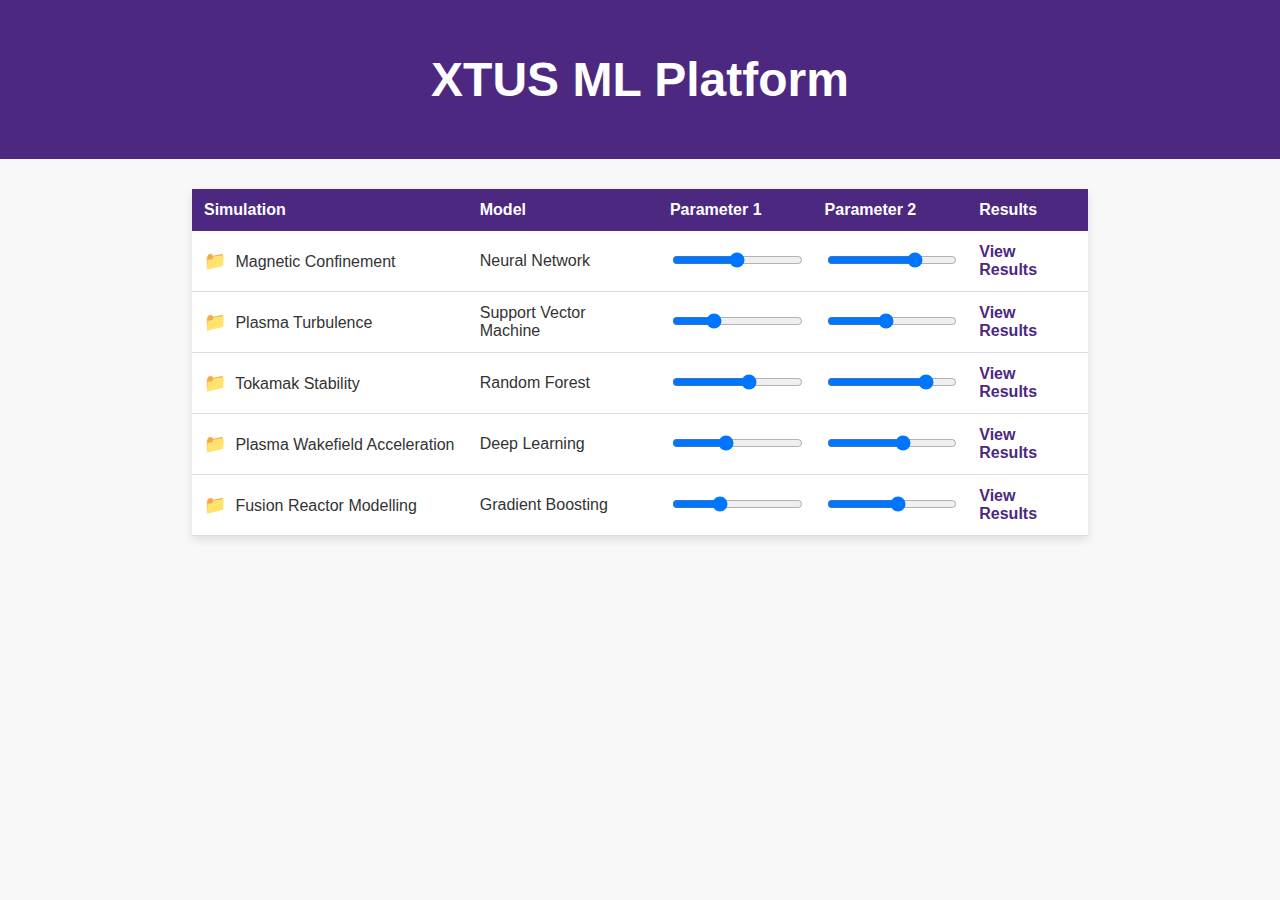
<file: index.html>
<!DOCTYPE html>
<html lang="en">
<head>
    <meta charset="UTF-8">
    <meta name="viewport" content="width=device-width, initial-scale=1.0">
    <title>XTUS ML Platform</title>
    <link rel="stylesheet" href="styles.css">
</head>
<body>

    <header>
        <h1>XTUS ML Platform</h1>
    </header>

    <main>
        <table>
            <thead>
                <tr>
                    <th>Simulation</th>
                    <th>Model</th>
                    <th>Parameter 1</th>
                    <th>Parameter 2</th>
                    <th>Results</th>
                </tr>
            </thead>
            <tbody>
                <!-- Plasma Physics Simulations -->
                <tr>
                    <td>
                        <label class="folder-label">
                            📁
                            <input type="file" class="file-upload" hidden>
                        </label>
                        Magnetic Confinement
                        <span class="file-name"></span>
                    </td>
                    <td>Neural Network</td>
                    <td><input type="range" min="0" max="100" value="50" class="slider"></td>
                    <td><input type="range" min="0" max="100" value="70" class="slider"></td>
                    <td><a href="results/magnetic-confinement.html" class="result-link">View Results</a></td>
                </tr>
                <tr>
                    <td>
                        <label class="folder-label">
                            📁
                            <input type="file" class="file-upload" hidden>
                        </label>
                        Plasma Turbulence
                        <span class="file-name"></span>
                    </td>
                    <td>Support Vector Machine</td>
                    <td><input type="range" min="0" max="100" value="30" class="slider"></td>
                    <td><input type="range" min="0" max="100" value="45" class="slider"></td>
                    <td><a href="results/plasma-turbulence.html" class="result-link">View Results</a></td>
                </tr>
                <tr>
                    <td>
                        <label class="folder-label">
                            📁
                            <input type="file" class="file-upload" hidden>
                        </label>
                        Tokamak Stability
                        <span class="file-name"></span>
                    </td>
                    <td>Random Forest</td>
                    <td><input type="range" min="0" max="100" value="60" class="slider"></td>
                    <td><input type="range" min="0" max="100" value="80" class="slider"></td>
                    <td><a href="results/tokamak-stability.html" class="result-link">View Results</a></td>
                </tr>
                <tr>
                    <td>
                        <label class="folder-label">
                            📁
                            <input type="file" class="file-upload" hidden>
                        </label>
                        Plasma Wakefield Acceleration
                        <span class="file-name"></span>
                    </td>
                    <td>Deep Learning</td>
                    <td><input type="range" min="0" max="100" value="40" class="slider"></td>
                    <td><input type="range" min="0" max="100" value="60" class="slider"></td>
                    <td><a href="results/plasma-wakefield.html" class="result-link">View Results</a></td>
                </tr>
                <tr>
                    <td>
                        <label class="folder-label">
                            📁
                            <input type="file" class="file-upload" hidden>
                        </label>
                        Fusion Reactor Modelling
                        <span class="file-name"></span>
                    </td>
                    <td>Gradient Boosting</td>
                    <td><input type="range" min="0" max="100" value="35" class="slider"></td>
                    <td><input type="range" min="0" max="100" value="55" class="slider"></td>
                    <td><a href="results/fusion-reactor.html" class="result-link">View Results</a></td>
                </tr>
            </tbody>
        </table>
    </main>

    <script src="script.js"></script>
</body>
</html>
</file>
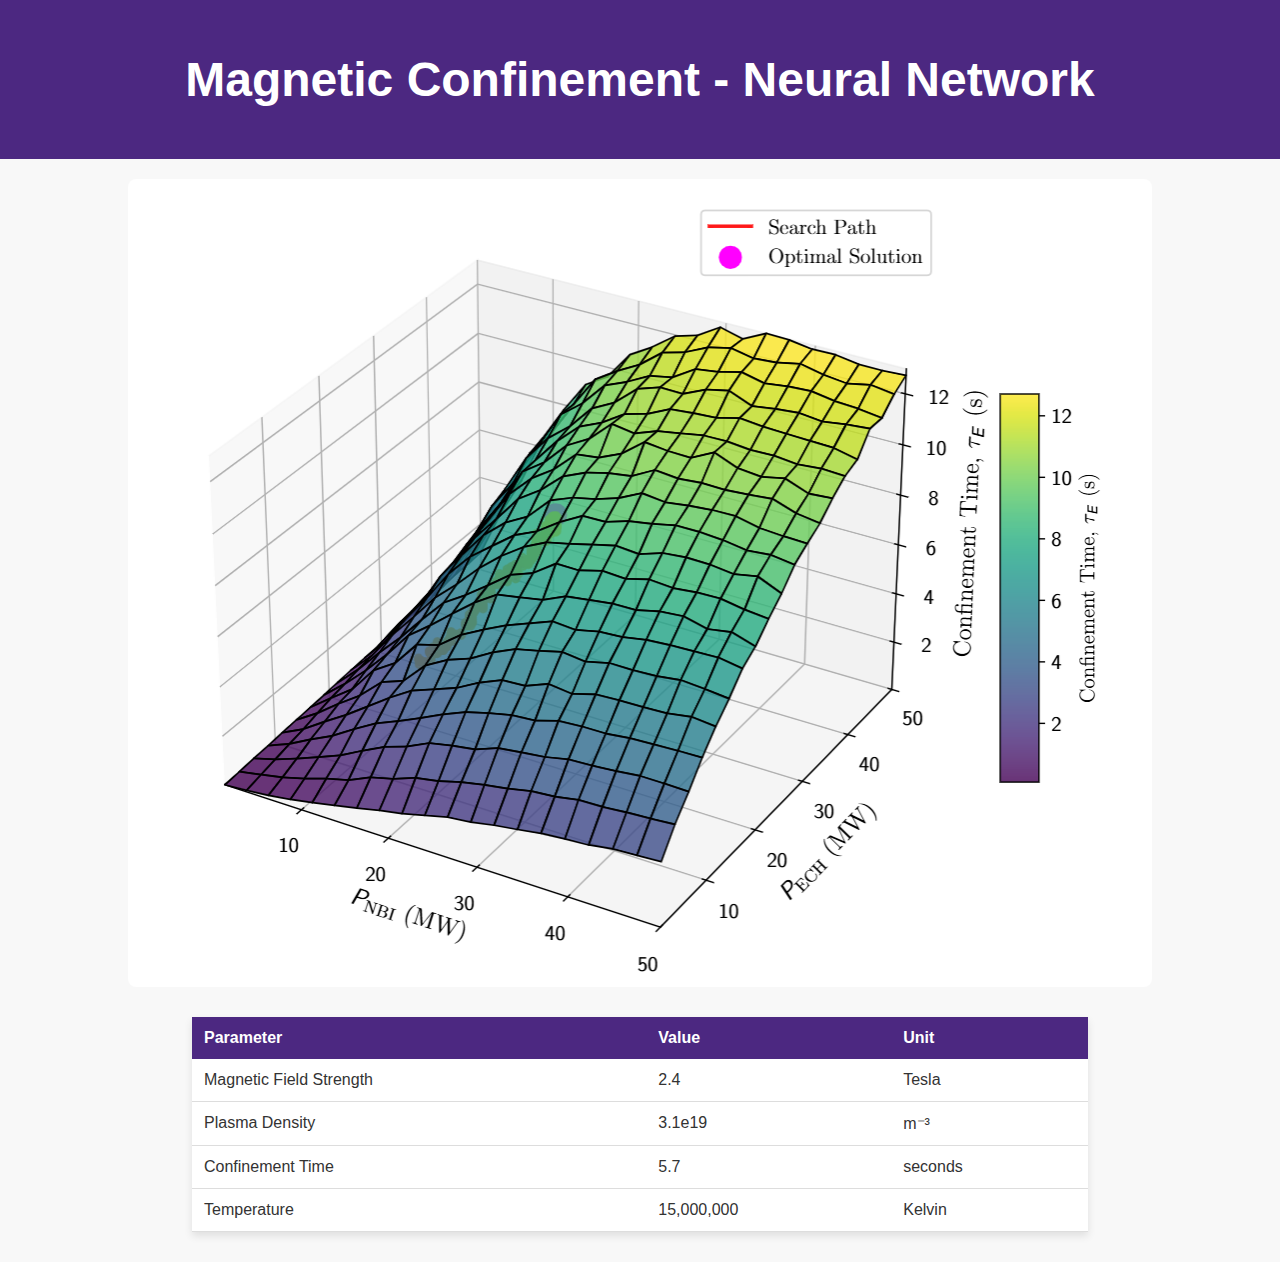
<file: results/magnetic-confinement.html>
<!DOCTYPE html>
<html lang="en">
<head>
    <meta charset="UTF-8">
    <meta name="viewport" content="width=device-width, initial-scale=1.0">
    <title>Magnetic Confinement - Neural Network Results</title>
    <link rel="stylesheet" href="../styles.css">
</head>
<body>

    <header>
        <h1>Magnetic Confinement - Neural Network</h1>
    </header>

    <main>
        <!-- Placeholder for Image -->
        <img src="../images/stochastic_surface_plot.png" alt="Tau Surface Plot" class="result-image">


        <!-- Results Table -->
        <table>
            <thead>
                <tr>
                    <th>Parameter</th>
                    <th>Value</th>
                    <th>Unit</th>
                </tr>
            </thead>
            <tbody>
                <tr>
                    <td>Magnetic Field Strength</td>
                    <td>2.4</td>
                    <td>Tesla</td>
                </tr>
                <tr>
                    <td>Plasma Density</td>
                    <td>3.1e19</td>
                    <td>m⁻³</td>
                </tr>
                <tr>
                    <td>Confinement Time</td>
                    <td>5.7</td>
                    <td>seconds</td>
                </tr>
                <tr>
                    <td>Temperature</td>
                    <td>15,000,000</td>
                    <td>Kelvin</td>
                </tr>
            </tbody>
        </table>
    </main>

</body>
</html>
</file>
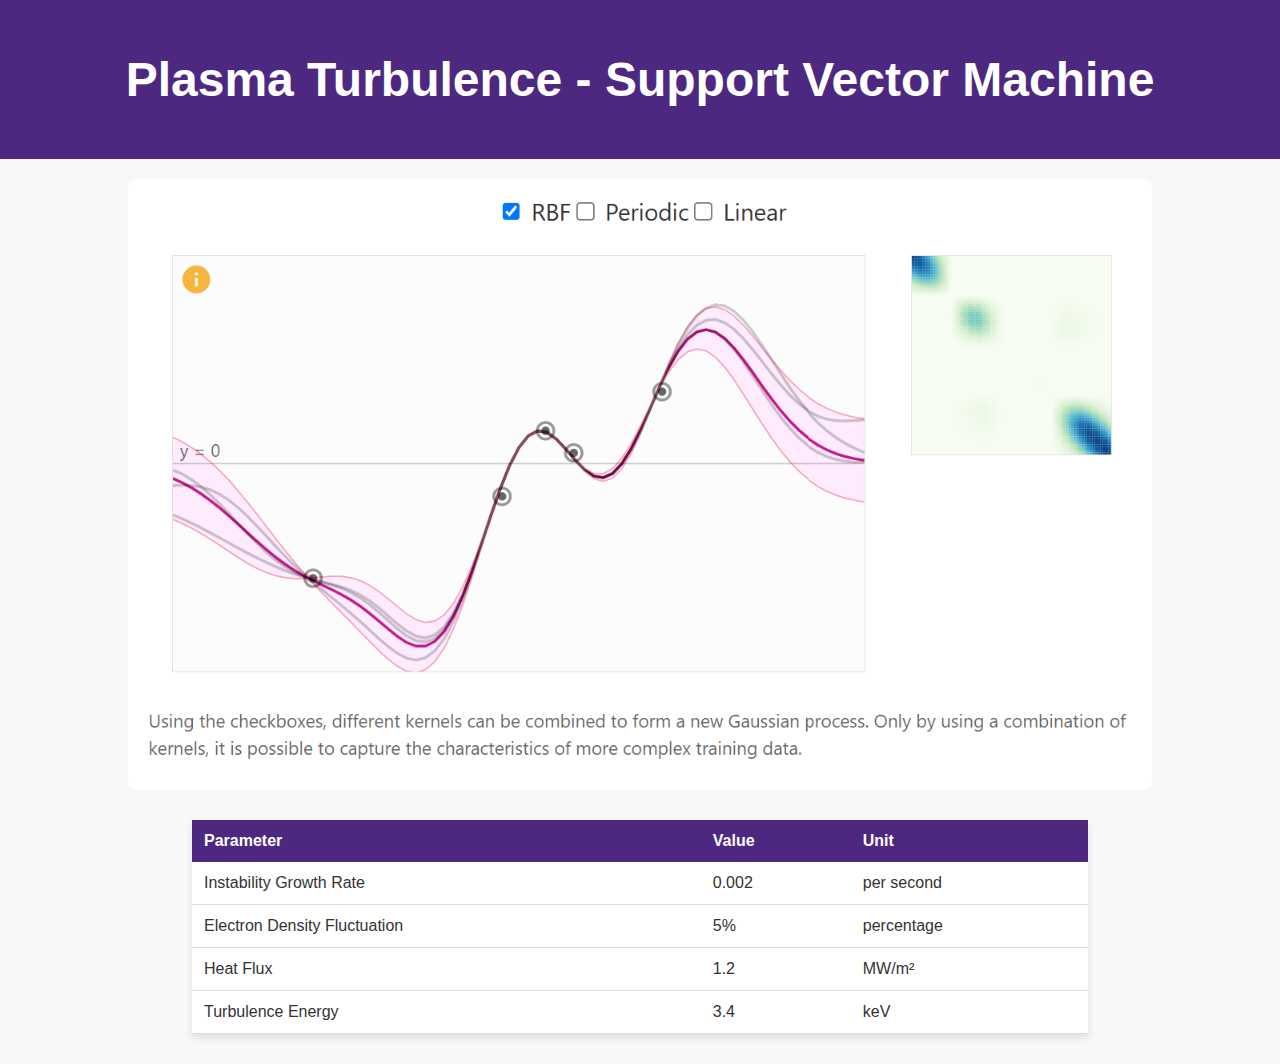
<file: results/plasma-turbulence.html>
<!DOCTYPE html>
<html lang="en">
<head>
    <meta charset="UTF-8">
    <meta name="viewport" content="width=device-width, initial-scale=1.0">
    <title>Plasma Turbulence - Support Vector Machine Results</title>
    <link rel="stylesheet" href="../styles.css">
</head>
<body>

    <header>
        <h1>Plasma Turbulence - Support Vector Machine</h1>
    </header>

    <main>
        <!-- Placeholder for Image -->
        <img src="../images/plasma-turbulence.png" alt="Plasma Turbulence Simulation" class="result-image">


        <!-- Results Table -->
        <table>
            <thead>
                <tr>
                    <th>Parameter</th>
                    <th>Value</th>
                    <th>Unit</th>
                </tr>
            </thead>
            <tbody>
                <tr>
                    <td>Instability Growth Rate</td>
                    <td>0.002</td>
                    <td>per second</td>
                </tr>
                <tr>
                    <td>Electron Density Fluctuation</td>
                    <td>5%</td>
                    <td>percentage</td>
                </tr>
                <tr>
                    <td>Heat Flux</td>
                    <td>1.2</td>
                    <td>MW/m²</td>
                </tr>
                <tr>
                    <td>Turbulence Energy</td>
                    <td>3.4</td>
                    <td>keV</td>
                </tr>
            </tbody>
        </table>
    </main>

</body>
</html>
</file>
<file: styles.css>
/* Corporate Page Styling */
body {
    font-family: Arial, sans-serif;
    background-color: #f8f8f8;
    margin: 0;
    padding: 0;
    color: #333;
}

/* Header Styling */
header {
    background-color: #4c2881;
    color: white;
    text-align: center;
    padding: 20px;
    font-size: 24px;
}

/* Table Styling */
table {
    width: 90%;
    margin: 30px auto;
    border-collapse: collapse;
    background-color: white;
    box-shadow: 0px 4px 8px rgba(0, 0, 0, 0.1);
}

/* Table Headers */
th {
    background-color: #4c2881;
    color: white;
    padding: 12px;
    text-align: left;
}

/* Table Rows */
td {
    padding: 12px;
}

/* Horizontal Lines Only */
tbody tr {
    border-bottom: 1px solid #ddd;
}

/* Remove Vertical Borders */
td, th {
    border-right: none;
}

/* Sliders */
.slider {
    width: 100%;
}

/* Results Links */
.result-link {
    text-decoration: none;
    color: #4c2881;
    font-weight: bold;
}

.result-link:hover {
    text-decoration: underline;
}

/* Folder Icon Styling */
.folder-icon {
    font-size: 18px;
    cursor: pointer;
    margin-right: 5px;
}

/* Make Folder Icon Clickable */
.folder-label {
    cursor: pointer;
    font-size: 18px;
    margin-right: 5px;
    display: inline-block;
    color: #4c2881;
}

/* Style for Uploaded File Name */
.file-name {
    font-size: 14px;
    color: #777;
    margin-left: 8px;
}

/* Styling for Results Pages */
.result-image {
    display: block;
    max-width: 80%;
    margin: 20px auto;
    border-radius: 8px;
}

/* Table Styling */
table {
    width: 70%;
    margin: 30px auto;
    border-collapse: collapse;
    background-color: white;
    box-shadow: 0px 4px 8px rgba(0, 0, 0, 0.1);
}

/* Table Headers */
th {
    background-color: #4c2881;
    color: white;
    padding: 12px;
    text-align: left;
}

/* Table Rows */
td {
    padding: 12px;
    border-bottom: 1px solid #ddd;
}
</file>
